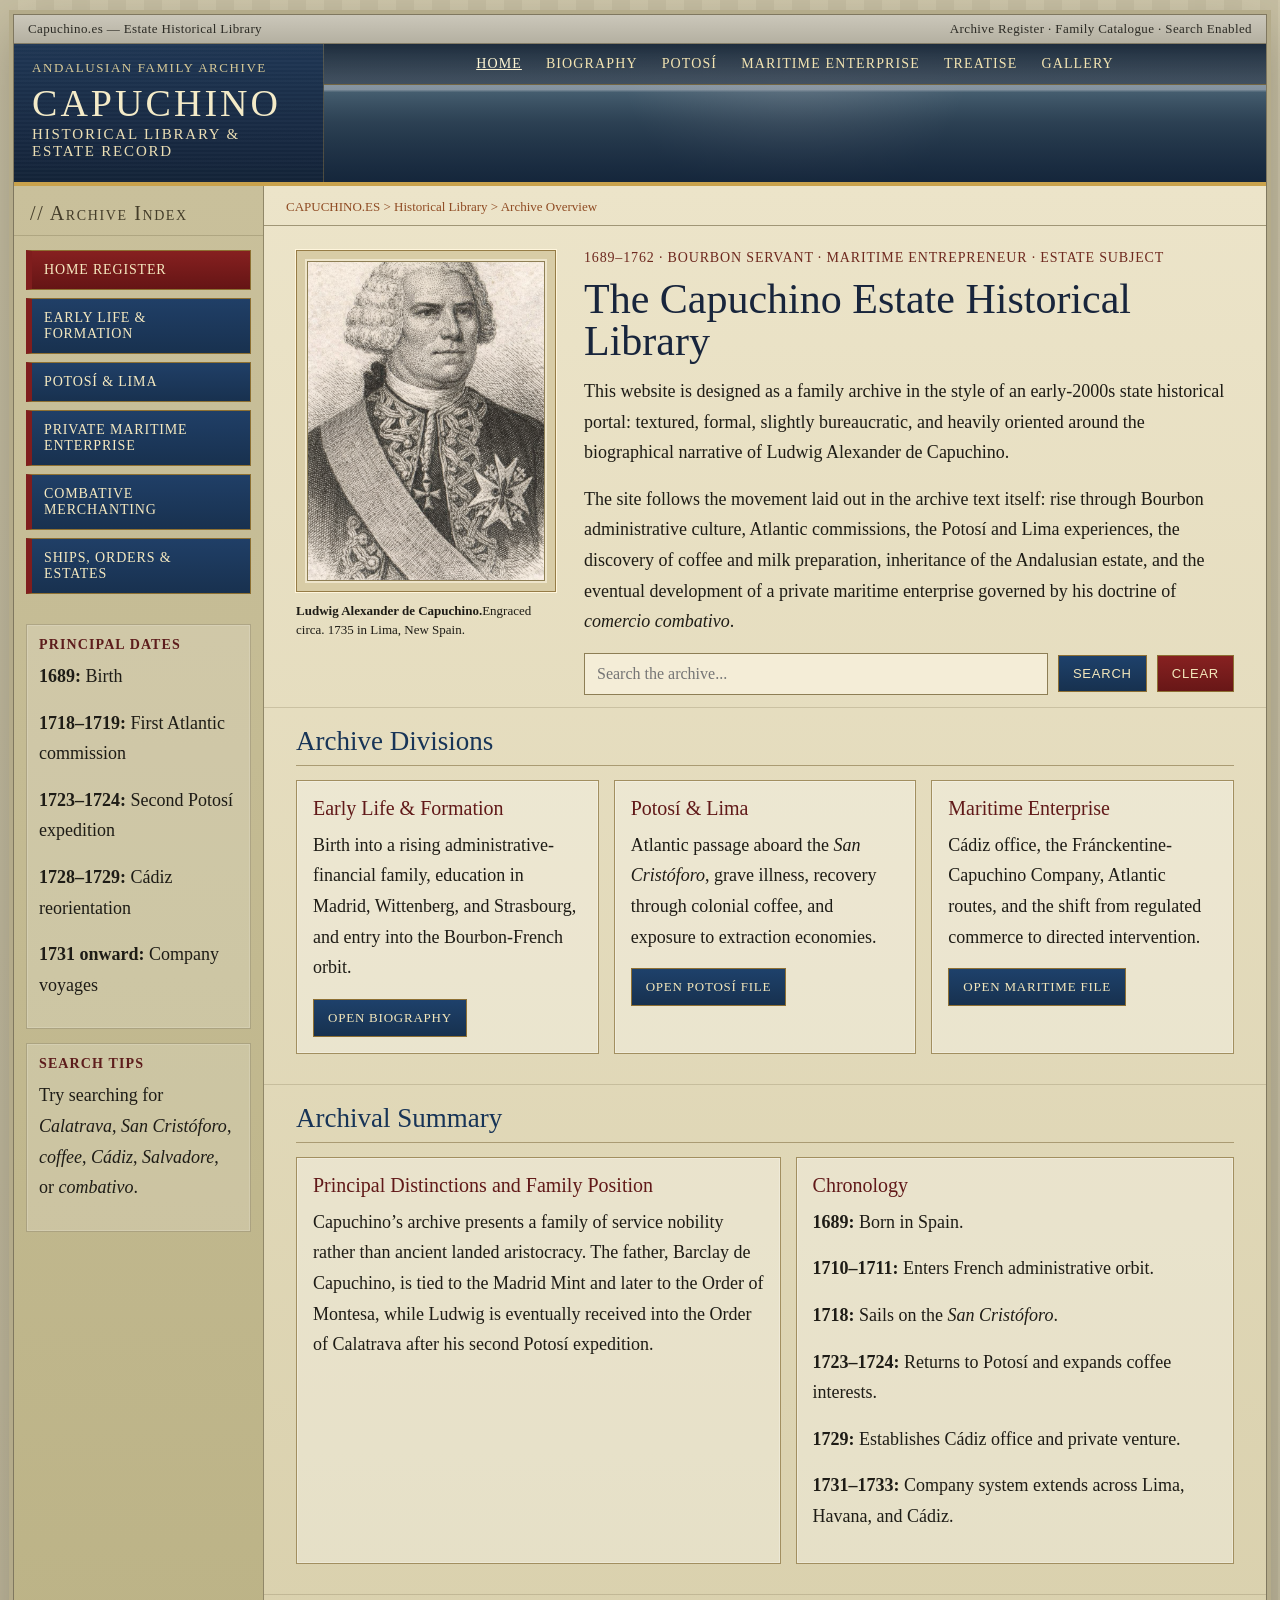
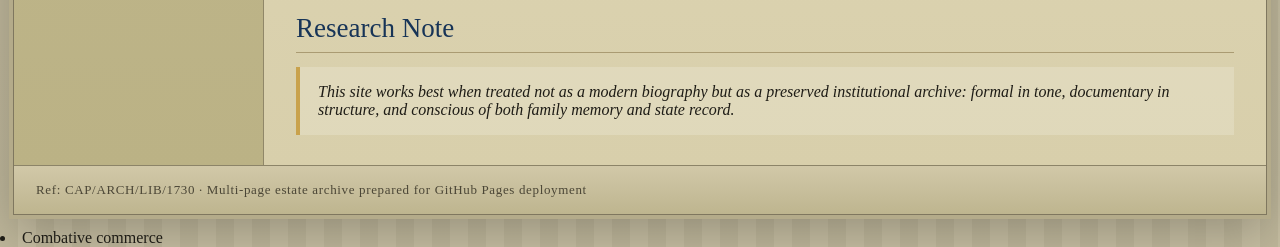
<file: index.html>
<!DOCTYPE html>
<html lang="en">
<head>
  <meta charset="UTF-8">
  <meta name="viewport" content="width=device-width, initial-scale=1.0">
  <title>The Capuchino Estate Archive</title>
  <link rel="stylesheet" href="styles.css">
  <script defer src="search.js"></script>
</head>
<body>
  <div class="site-frame">
    <div class="topbar">
      <div>Capuchino.es — Estate Historical Library</div>
      <div>Archive Register · Family Catalogue · Search Enabled</div>
    </div>

    <header class="masthead">
      <div class="masthead-inner">
        <div class="brand-panel">
          <div class="brand-kicker">Andalusian Family Archive</div>
          <div class="brand-title">CAPUCHINO</div>
          <div class="brand-subtitle">Historical Library & Estate Record</div>
        </div>
        <div class="banner-panel">
          <nav class="topnav">
            <a class="active" href="index.html">Home</a>
            <a href="biography.html">Biography</a>
            <a href="potosi.html">Potosí</a>
            <a href="maritime.html">Maritime Enterprise</a>
            <a href="treatise.html">Treatise</a>
            <a href="gallery.html">Gallery</a>
          </nav>
        </div>
      </div>
    </header>

    <div class="layout">
      <aside class="sidebar">
        <div class="archive-label">// Archive Index</div>
        <nav class="sidebar-nav">
          <a class="active" href="index.html">Home Register</a>
          <a href="biography.html">Early Life & Formation</a>
          <a href="potosi.html">Potosí & Lima</a>
          <a href="maritime.html">Private Maritime Enterprise</a>
          <a href="treatise.html">Combative Merchanting</a>
          <a href="gallery.html">Ships, Orders & Estates</a>
        </nav>

        <div class="sidebar-card">
          <h3>Principal Dates</h3>
          <p><strong>1689:</strong> Birth</p>
          <p><strong>1718–1719:</strong> First Atlantic commission</p>
          <p><strong>1723–1724:</strong> Second Potosí expedition</p>
          <p><strong>1728–1729:</strong> Cádiz reorientation</p>
          <p><strong>1731 onward:</strong> Company voyages</p>
        </div>

        <div class="sidebar-card">
          <h3>Search Tips</h3>
          <p>Try searching for <em>Calatrava</em>, <em>San Cristóforo</em>, <em>coffee</em>, <em>Cádiz</em>, <em>Salvadore</em>, or <em>combativo</em>.</p>
        </div>
      </aside>

      <main class="main">
        <div class="breadcrumb">CAPUCHINO.ES &gt; Historical Library &gt; Archive Overview</div>

        <section class="page-hero">
          <div>
            <div class="portrait-box">
              <img src="images/capuchino.png" alt="Ludwig Alexander de Capuchino">
            </div>
            <div class="caption"><strong>Ludwig Alexander de Capuchino.</strong>Engraced circa. 1735 in Lima, New Spain. </div>
          </div>

          <div>
            <div class="hero-meta">1689–1762 · Bourbon servant · maritime entrepreneur · estate subject</div>
            <h1 class="hero-title">The Capuchino Estate Historical Library</h1>
            <p>This website is designed as a family archive in the style of an early-2000s state historical portal: textured, formal, slightly bureaucratic, and heavily oriented around the biographical narrative of Ludwig Alexander de Capuchino.</p>
            <p>The site follows the movement laid out in the archive text itself: rise through Bourbon administrative culture, Atlantic commissions, the Potosí and Lima experiences, the discovery of coffee and milk preparation, inheritance of the Andalusian estate, and the eventual development of a private maritime enterprise governed by his doctrine of <em>comercio combativo</em>.</p>

            <div class="search-panel-wrapper">
              <form class="search-panel" data-archive-search>
                <input type="search" placeholder="Search the archive...">
                <button type="submit">Search</button>
                <button type="button" class="secondary" onclick="this.form.querySelector('input').value=''; this.closest('.search-panel-wrapper').querySelector('.search-results').classList.remove('visible'); this.closest('.search-panel-wrapper').querySelector('.search-results').innerHTML='';">Clear</button>
              </form>
              <div class="search-results"></div>
            </div>
          </div>
        </section>

        <section class="section">
          <h2>Archive Divisions</h2>
          <div class="card-grid">
            <article class="card">
              <h3>Early Life & Formation</h3>
              <p>Birth into a rising administrative-financial family, education in Madrid, Wittenberg, and Strasbourg, and entry into the Bourbon-French orbit.</p>
              <a class="button" href="biography.html">Open Biography</a>
            </article>
            <article class="card">
              <h3>Potosí & Lima</h3>
              <p>Atlantic passage aboard the <em>San Cristóforo</em>, grave illness, recovery through colonial coffee, and exposure to extraction economies.</p>
              <a class="button" href="potosi.html">Open Potosí File</a>
            </article>
            <article class="card">
              <h3>Maritime Enterprise</h3>
              <p>Cádiz office, the Fránckentine-Capuchino Company, Atlantic routes, and the shift from regulated commerce to directed intervention.</p>
              <a class="button" href="maritime.html">Open Maritime File</a>
            </article>
          </div>
        </section>

        <section class="section">
          <h2>Archival Summary</h2>
          <div class="grid-2">
            <div class="feature-box">
              <h3>Principal Distinctions and Family Position</h3>
              <p>Capuchino’s archive presents a family of service nobility rather than ancient landed aristocracy. The father, Barclay de Capuchino, is tied to the Madrid Mint and later to the Order of Montesa, while Ludwig is eventually received into the Order of Calatrava after his second Potosí expedition.</p>
            </div>
            <div class="timeline-box">
              <h3>Chronology</h3>
              <p><strong>1689:</strong> Born in Spain.</p>
              <p><strong>1710–1711:</strong> Enters French administrative orbit.</p>
              <p><strong>1718:</strong> Sails on the <em>San Cristóforo</em>.</p>
              <p><strong>1723–1724:</strong> Returns to Potosí and expands coffee interests.</p>
              <p><strong>1729:</strong> Establishes Cádiz office and private venture.</p>
              <p><strong>1731–1733:</strong> Company system extends across Lima, Havana, and Cádiz.</p>
            </div>
          </div>
        </section>

        <section class="section">
          <h2>Research Note</h2>
          <blockquote>This site works best when treated not as a modern biography but as a preserved institutional archive: formal in tone, documentary in structure, and conscious of both family memory and state record.</blockquote>
        </section>
      </main>
    </div>

    <footer class="footer">Ref: CAP/ARCH/LIB/1730 · Multi-page estate archive prepared for GitHub Pages deployment</footer>
  </div>
</body>
</html>

<li>Combative commerce</li>
</ul>

</div>

</div>
</body>
</html>
</file>
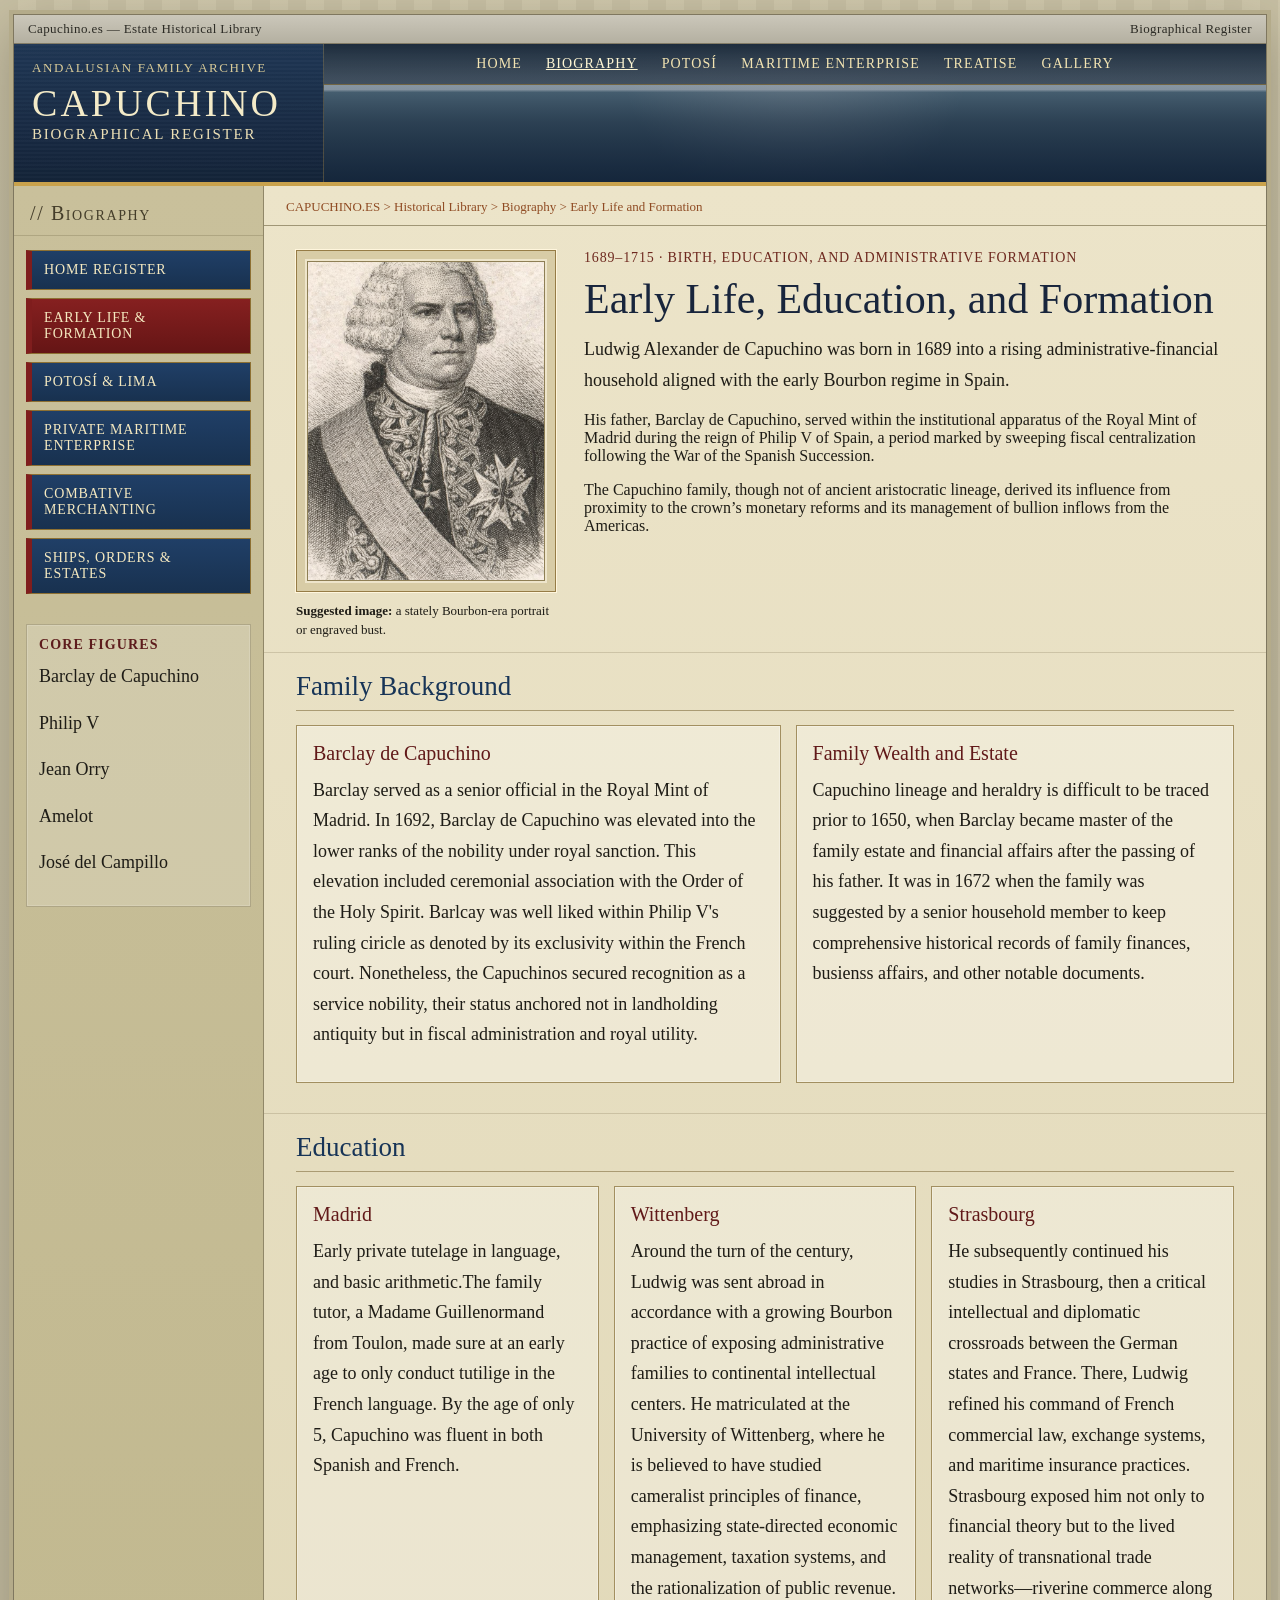
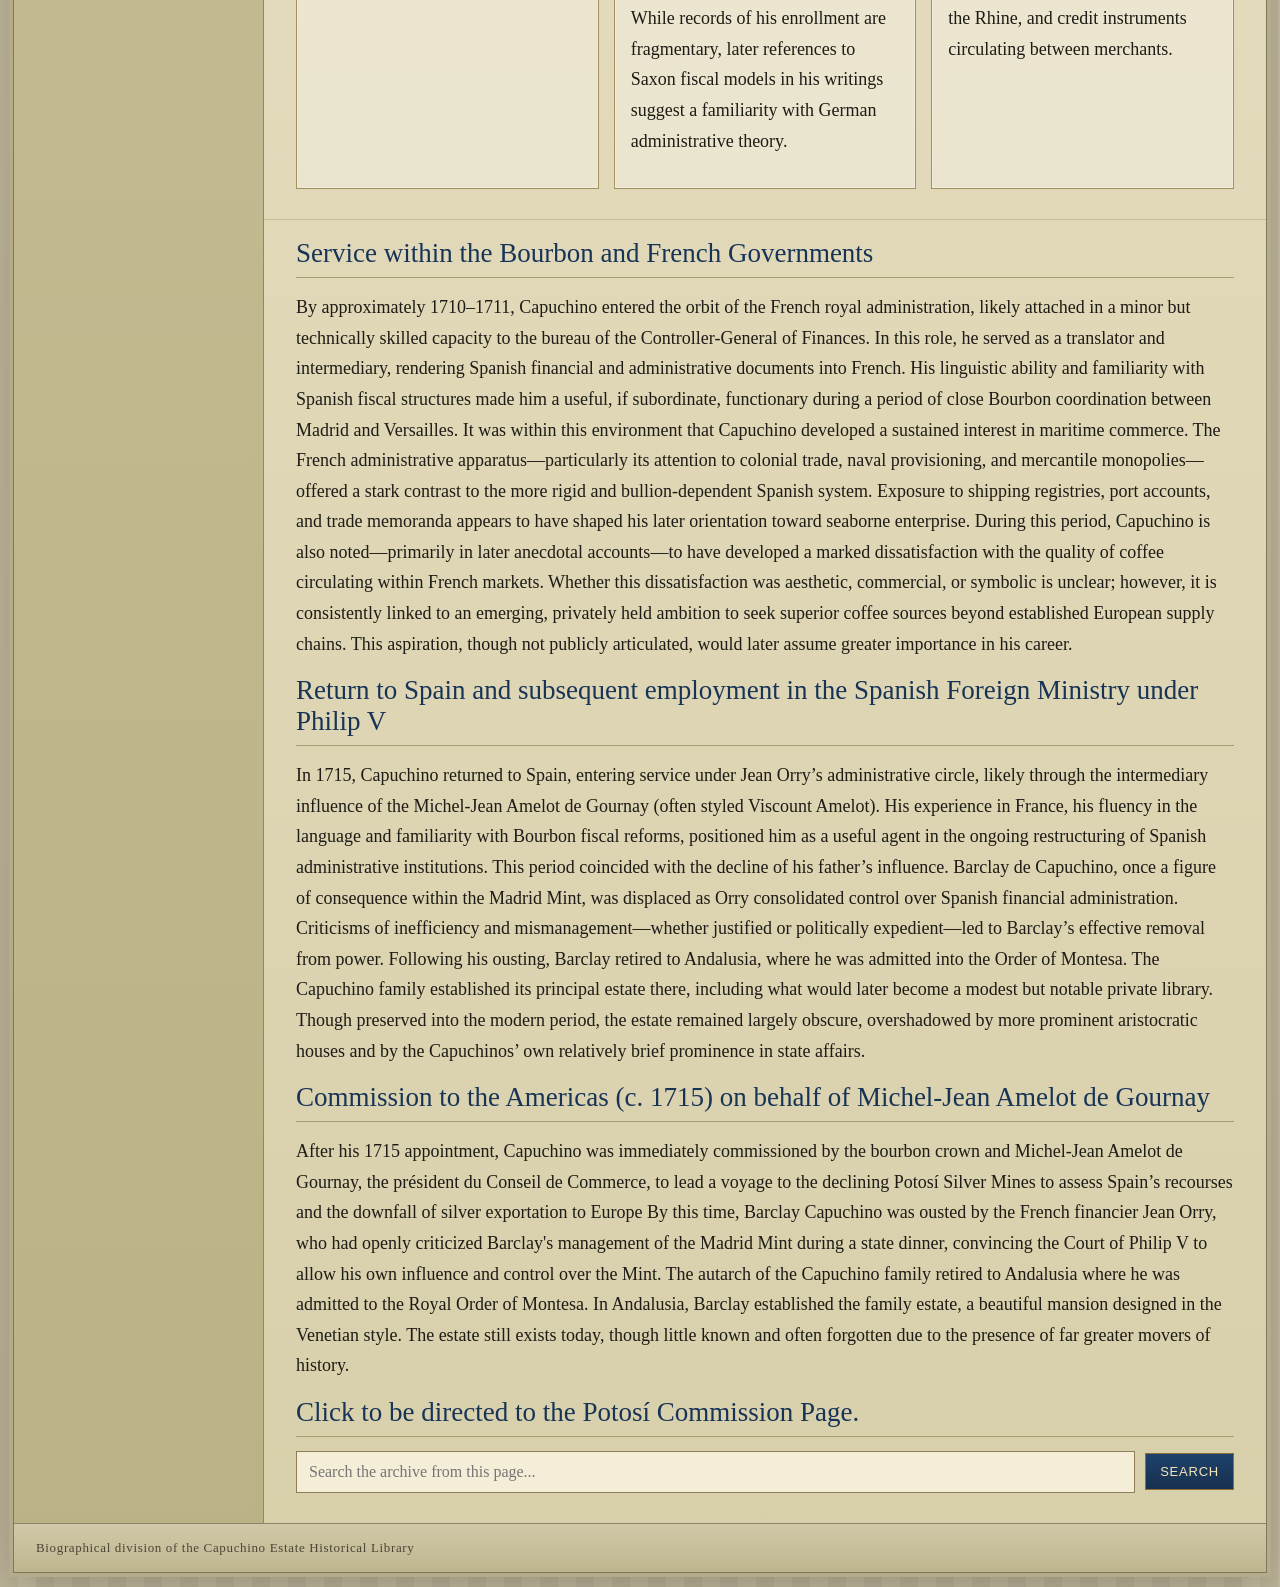
<file: biography.html>
<!DOCTYPE html>
<html lang="en">
<head>
  <meta charset="UTF-8">
  <meta name="viewport" content="width=device-width, initial-scale=1.0">
  <title>Biography · Capuchino Archive</title>
  <link rel="stylesheet" href="styles.css">
  <script defer src="search.js"></script>
</head>
<body>
  <div class="site-frame">
    <div class="topbar"><div>Capuchino.es — Estate Historical Library</div><div>Biographical Register</div></div>
    <header class="masthead">
      <div class="masthead-inner">
        <div class="brand-panel">
          <div class="brand-kicker">Andalusian Family Archive</div>
          <div class="brand-title">CAPUCHINO</div>
          <div class="brand-subtitle">Biographical Register</div>
        </div>
        <div class="banner-panel">
          <nav class="topnav">
            <a href="index.html">Home</a>
            <a class="active" href="biography.html">Biography</a>
            <a href="potosi.html">Potosí</a>
            <a href="maritime.html">Maritime Enterprise</a>
            <a href="treatise.html">Treatise</a>
            <a href="gallery.html">Gallery</a>
          </nav>
        </div>
      </div>
    </header>

    <div class="layout">
      <aside class="sidebar">
        <div class="archive-label">// Biography</div>
        <nav class="sidebar-nav">
          <a href="index.html">Home Register</a>
          <a class="active" href="biography.html">Early Life & Formation</a>
          <a href="potosi.html">Potosí & Lima</a>
          <a href="maritime.html">Private Maritime Enterprise</a>
          <a href="treatise.html">Combative Merchanting</a>
          <a href="gallery.html">Ships, Orders & Estates</a>
        </nav>
        <div class="sidebar-card">
          <h3>Core Figures</h3>
          <p>Barclay de Capuchino</p>
          <p>Philip V</p>
          <p>Jean Orry</p>
          <p>Amelot</p>
          <p>José del Campillo</p>
        </div>
      </aside>

      <main class="main">
        <div class="breadcrumb">CAPUCHINO.ES &gt; Historical Library &gt; Biography &gt; Early Life and Formation</div>
        <section class="page-hero">
          <div>
            <div class="portrait-box">
             <img src="images/capuchino.png" alt="Ludwig Alexander de Capuchino">
            </div>
            <div class="caption"><strong>Suggested image:</strong> a stately Bourbon-era portrait or engraved bust.</div>
          </div>
          <div>
            <div class="hero-meta">1689–1715 · birth, education, and administrative formation</div>
            <h1 class="hero-title">Early Life, Education, and Formation</h1>
            <p>Ludwig Alexander de Capuchino was born in 1689 into a rising administrative-financial household aligned with the early Bourbon regime in Spain. 
              </p>His father, Barclay de Capuchino, served within the institutional apparatus of the Royal Mint of Madrid during the reign of Philip V of Spain, a period marked by sweeping fiscal centralization following the War of the Spanish Succession.
           </p> The Capuchino family, though not of ancient aristocratic lineage, derived its influence from proximity to the crown’s monetary reforms and its management of bullion inflows from the Americas.
          </div>
        </section>

        <section class="section">
          <h2>Family Background</h2>
          <div class="grid-2">
            <div class="feature-box">
              <h3>Barclay de Capuchino</h3>
              <p>Barclay served as a senior official in the Royal Mint of Madrid. In 1692, Barclay de Capuchino was elevated into the lower ranks of the nobility under royal sanction. This elevation included ceremonial association with the Order of the Holy Spirit. Barlcay was well liked within Philip V's ruling ciricle as denoted by its exclusivity within the French court. Nonetheless, the Capuchinos secured recognition as a service nobility, their status anchored not in landholding antiquity but in fiscal administration and royal utility. </p>
            </div>
            <div class="feature-box">
              <h3>Family Wealth and Estate </h3>
              <p>Capuchino lineage and heraldry is difficult to be traced prior to 1650, when Barclay became master of the family estate and financial affairs after the passing of his father. It was in 1672 when the family was suggested by a senior household member to keep comprehensive historical records of family finances, busienss affairs, and other notable documents. </p>
            </div>
          </div>
        </section>

        <section class="section">
          <h2>Education</h2>
          <div class="card-grid">
            <article class="card">
              <h3>Madrid</h3>
              <p>Early private tutelage in language, and basic arithmetic.The family tutor, a Madame Guillenormand from Toulon, made sure at an early age to only conduct tutilige in the French language. By the age of only 5, Capuchino was fluent in both Spanish and French. </p>
            </article>
            <article class="card">
              <h3>Wittenberg</h3>
              <p>Around the turn of the century, Ludwig was sent abroad in accordance with a growing Bourbon practice of exposing administrative families to continental intellectual centers. He matriculated at the University of Wittenberg, where he is believed to have studied cameralist principles of finance, emphasizing state-directed economic management, taxation systems, and the rationalization of public revenue. While records of his enrollment are fragmentary, later references to Saxon fiscal models in his writings suggest a familiarity with German administrative theory.</p>
            </article>
            <article class="card">
              <h3>Strasbourg</h3>
              <p>He subsequently continued his studies in Strasbourg, then a critical intellectual and diplomatic crossroads between the German states and France. There, Ludwig refined his command of French commercial law, exchange systems, and maritime insurance practices. Strasbourg exposed him not only to financial theory but to the lived reality of transnational trade networks—riverine commerce along the Rhine, and credit instruments circulating between merchants.</p>
            </article>
          </div>
        </section>

        <section class="section">
          <h2>Service within the Bourbon and French Governments</h2>
          <p>By approximately 1710–1711, Capuchino entered the orbit of the French royal administration, likely attached in a minor but technically skilled capacity to the bureau of the Controller-General of Finances. In this role, he served as a translator and intermediary, rendering Spanish financial and administrative documents into French. His linguistic ability and familiarity with Spanish fiscal structures made him a useful, if subordinate, functionary during a period of close Bourbon coordination between Madrid and Versailles.
It was within this environment that Capuchino developed a sustained interest in maritime commerce. The French administrative apparatus—particularly its attention to colonial trade, naval provisioning, and mercantile monopolies—offered a stark contrast to the more rigid and bullion-dependent Spanish system. Exposure to shipping registries, port accounts, and trade memoranda appears to have shaped his later orientation toward seaborne enterprise.
During this period, Capuchino is also noted—primarily in later anecdotal accounts—to have developed a marked dissatisfaction with the quality of coffee circulating within French markets. Whether this dissatisfaction was aesthetic, commercial, or symbolic is unclear; however, it is consistently linked to an emerging, privately held ambition to seek superior coffee sources beyond established European supply chains. This aspiration, though not publicly articulated, would later assume greater importance in his career.</p>
          <h2>Return to Spain and subsequent employment in the Spanish Foreign Ministry under Philip V</h2>
          <p>In 1715, Capuchino returned to Spain, entering service under Jean Orry’s administrative circle, likely through the intermediary influence of the Michel-Jean Amelot de Gournay (often styled Viscount Amelot). His experience in France, his fluency in the language and familiarity with Bourbon fiscal reforms, positioned him as a useful agent in the ongoing restructuring of Spanish administrative institutions.
This period coincided with the decline of his father’s influence. Barclay de Capuchino, once a figure of consequence within the Madrid Mint, was displaced as Orry consolidated control over Spanish financial administration. Criticisms of inefficiency and mismanagement—whether justified or politically expedient—led to Barclay’s effective removal from power.
Following his ousting, Barclay retired to Andalusia, where he was admitted into the Order of Montesa. The Capuchino family established its principal estate there, including what would later become a modest but notable private library. Though preserved into the modern period, the estate remained largely obscure, overshadowed by more prominent aristocratic houses and by the Capuchinos’ own relatively brief prominence in state affairs.
</p>
          <h2>Commission to the Americas (c. 1715) on behalf of Michel-Jean Amelot de Gournay</h2>
          <p>After his 1715 appointment, Capuchino was immediately commissioned by the bourbon crown and Michel-Jean Amelot de Gournay, the président du Conseil de Commerce, to lead a voyage to the declining Potosí Silver Mines to assess Spain’s recourses and the downfall of silver exportation to Europe By this time, Barclay Capuchino was ousted by the French financier Jean Orry, who had openly criticized Barclay's management of the Madrid Mint during a state dinner,  convincing the Court of  Philip V to allow his own influence and control over the Mint. The autarch of the Capuchino family retired to Andalusia where he was admitted to the Royal Order of Montesa. In Andalusia, Barclay established the family estate, a beautiful mansion designed in the Venetian style. The estate still exists today, though little known and often forgotten due to the presence of far greater movers of history.</p>
          <h2><a href="potosi.html">Click to be directed to the Potosí Commission Page.</a></h2>
          <div class="search-panel-wrapper">
            <form class="search-panel" data-archive-search>
              <input type="search" placeholder="Search the archive from this page...">
              <button type="submit">Search</button>
            </form>
            <div class="search-results"></div>
          </div>
        </section>
      </main>
    </div>

    <footer class="footer">Biographical division of the Capuchino Estate Historical Library</footer>
  </div>
</body>
</html>
</file>
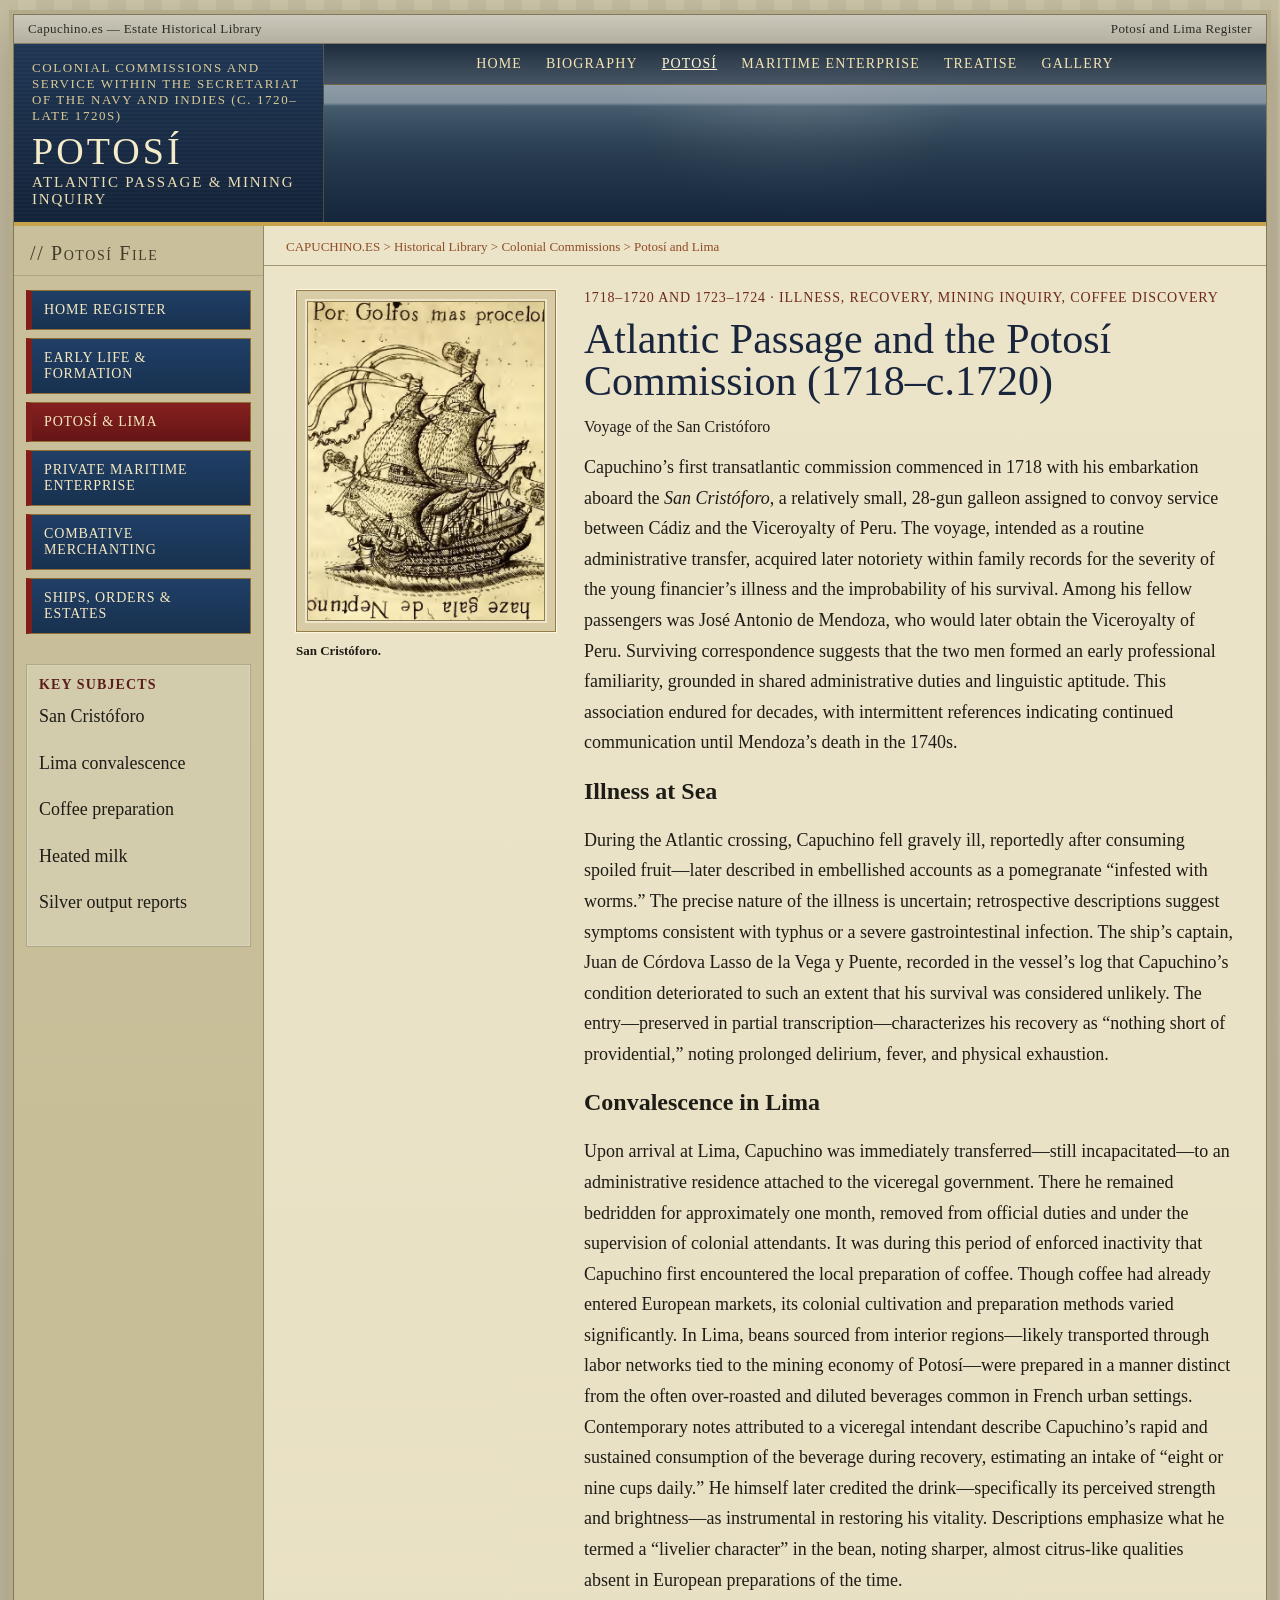
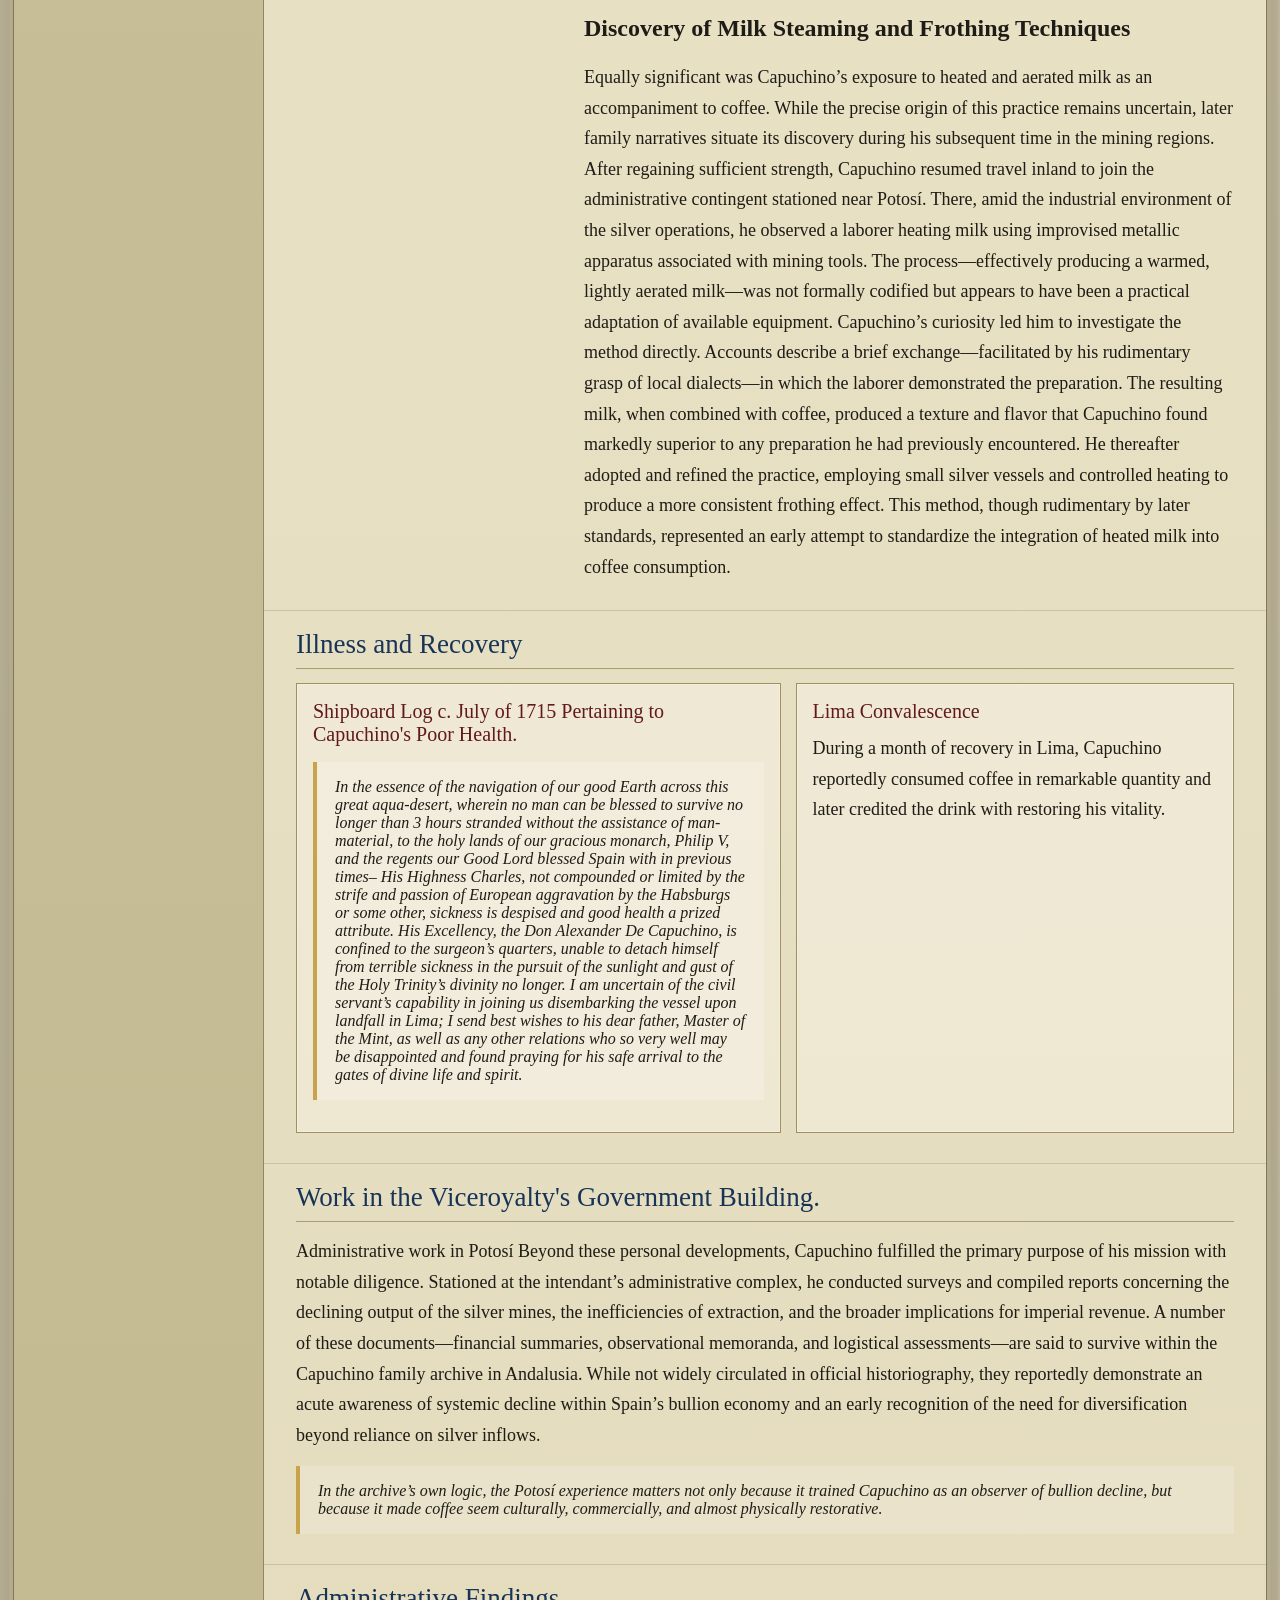
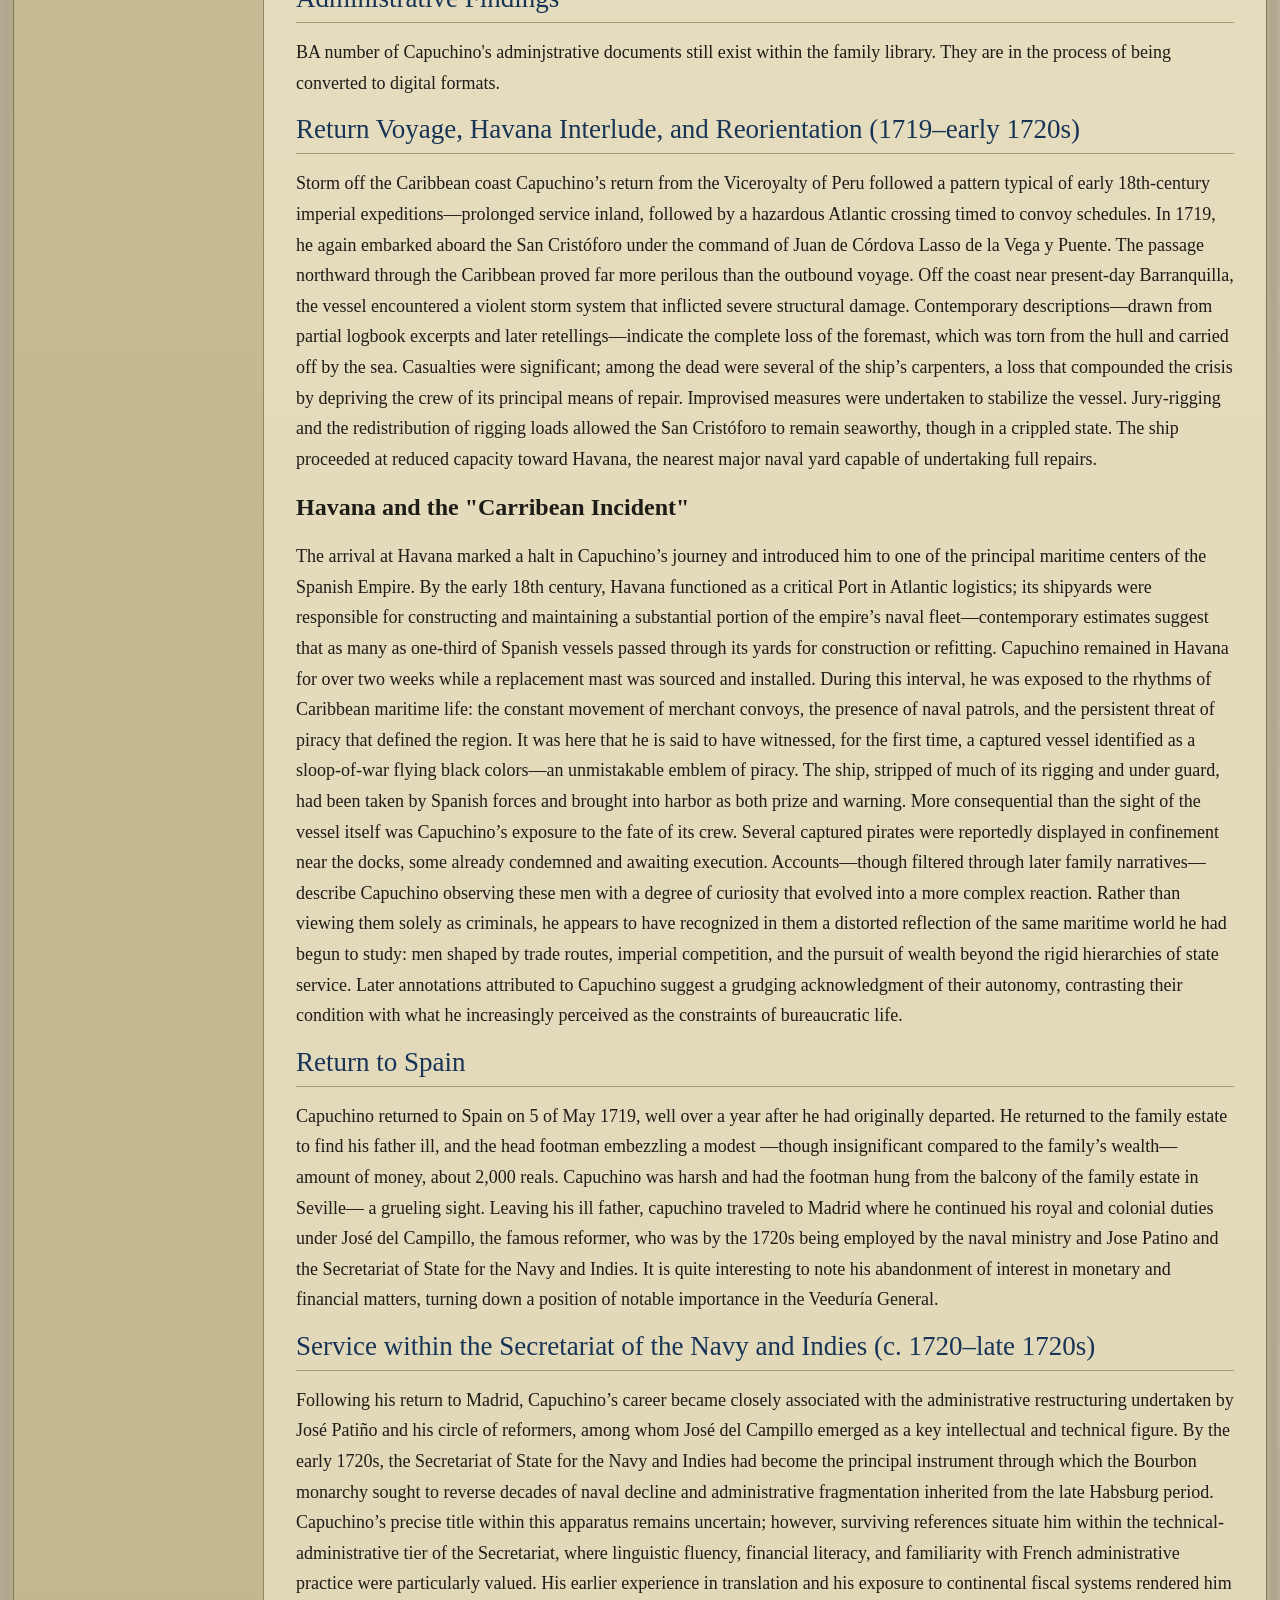
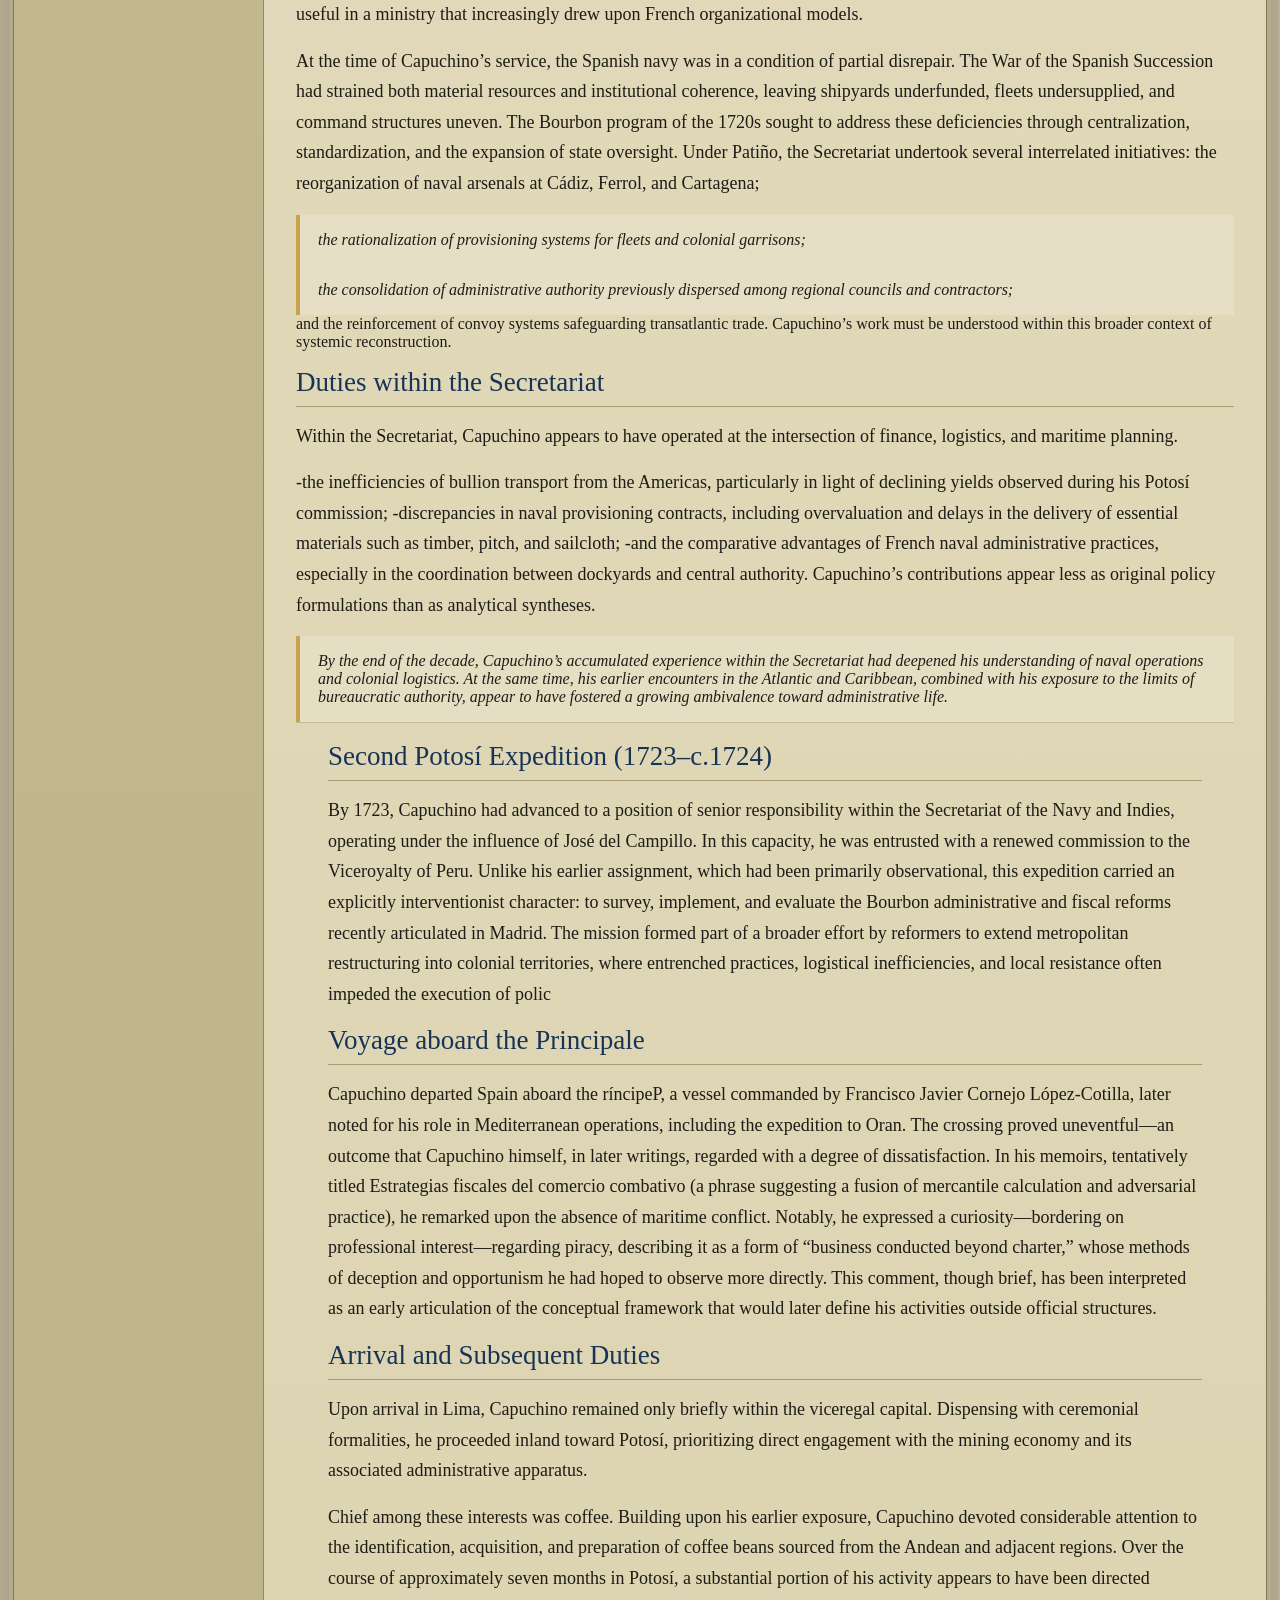
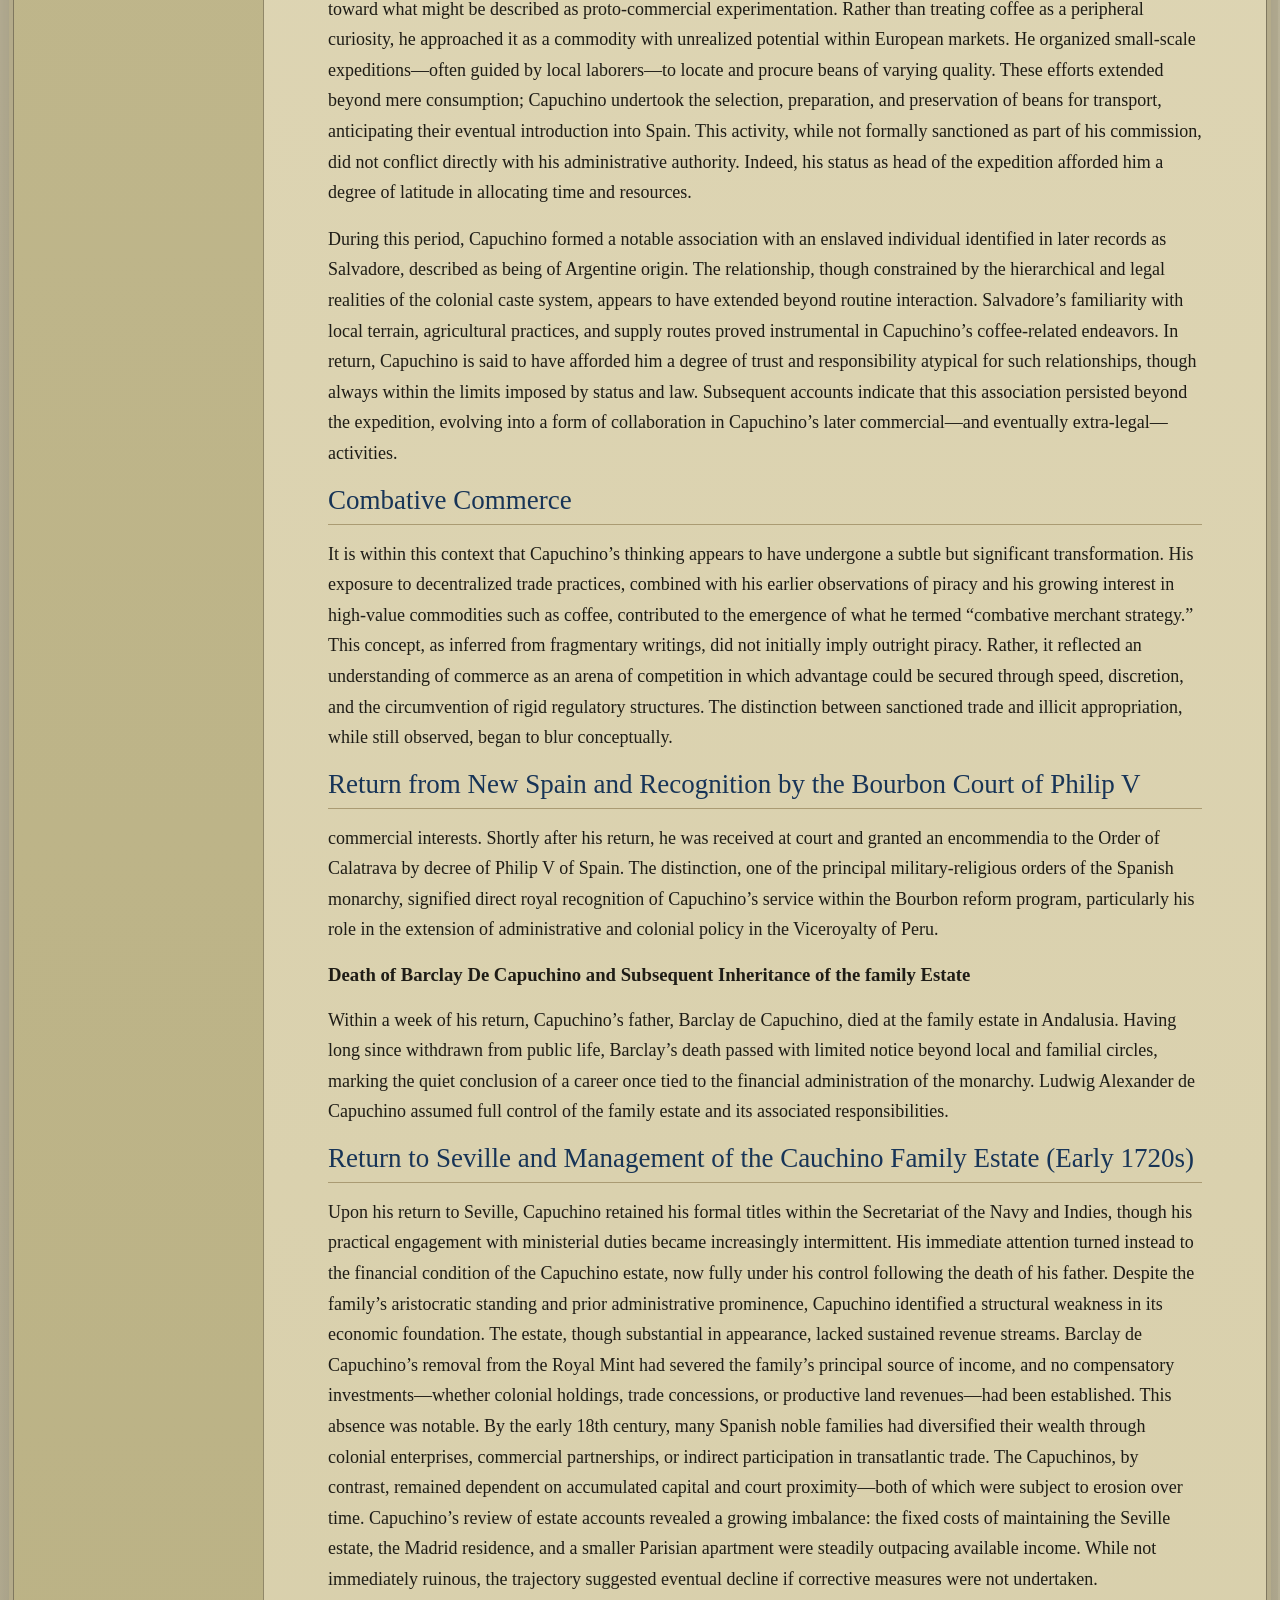
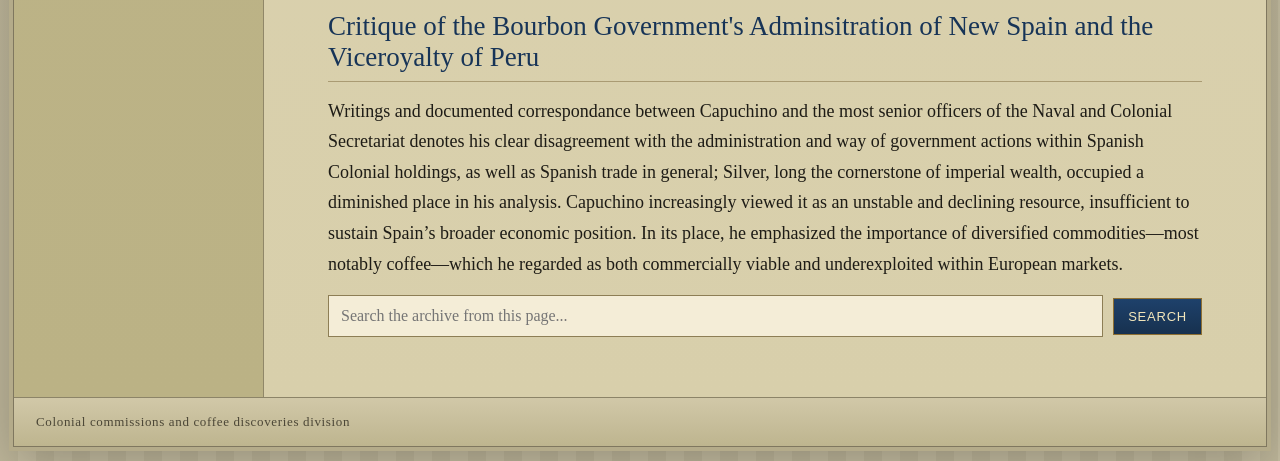
<file: potosi.html>
<!DOCTYPE html>
<html lang="en">
<head>
  <meta charset="UTF-8">
  <meta name="viewport" content="width=device-width, initial-scale=1.0">
  <title>Potosí and Lima · Capuchino Archive</title>
  <link rel="stylesheet" href="styles.css">
  <script defer src="search.js"></script>
</head>
<body>
  <div class="site-frame">
    <div class="topbar"><div>Capuchino.es — Estate Historical Library</div><div>Potosí and Lima Register</div></div>
    <header class="masthead">
      <div class="masthead-inner">
        <div class="brand-panel">
          <div class="brand-kicker">Colonial Commissions and Service within the Secretariat of the Navy and Indies (c. 1720–late 1720s)</div>
          <div class="brand-title">POTOSÍ</div>
          <div class="brand-subtitle">Atlantic Passage & Mining Inquiry</div>
        </div>
        <div class="banner-panel">
          <nav class="topnav">
            <a href="index.html">Home</a>
            <a href="biography.html">Biography</a>
            <a class="active" href="potosi.html">Potosí</a>
            <a href="maritime.html">Maritime Enterprise</a>
            <a href="treatise.html">Treatise</a>
            <a href="gallery.html">Gallery</a>
          </nav>
        </div>
      </div>
    </header>

    <div class="layout">
      <aside class="sidebar">
        <div class="archive-label">// Potosí File</div>
        <nav class="sidebar-nav">
          <a href="index.html">Home Register</a>
          <a href="biography.html">Early Life & Formation</a>
          <a class="active" href="potosi.html">Potosí & Lima</a>
          <a href="maritime.html">Private Maritime Enterprise</a>
          <a href="treatise.html">Combative Merchanting</a>
          <a href="gallery.html">Ships, Orders & Estates</a>
        </nav>
        <div class="sidebar-card">
          <h3>Key Subjects</h3>
          <p>San Cristóforo</p>
          <p>Lima convalescence</p>
          <p>Coffee preparation</p>
          <p>Heated milk</p>
          <p>Silver output reports</p>
        </div>
      </aside>

      <main class="main">
        <div class="breadcrumb">CAPUCHINO.ES &gt; Historical Library &gt; Colonial Commissions &gt; Potosí and Lima</div>
        <section class="page-hero">
          <div>
            <div class="portrait-box">
               <img src="images/14757.png" alt="San Cristoforo">
            </div>
            <div class="caption"><strong>San Cristóforo.</strong> </div>
          </div>
          <div>
            <div class="hero-meta">1718–1720 and 1723–1724 · illness, recovery, mining inquiry, coffee discovery</div>
            <h1 class="hero-title">Atlantic Passage and the Potosí Commission (1718–c.1720)</h1>
          </p>Voyage of the San Cristóforo</p>
            <p>Capuchino’s first transatlantic commission commenced in 1718 with his embarkation aboard the <em>San Cristóforo</em>, a relatively small, 28-gun galleon assigned to convoy service between Cádiz and the Viceroyalty of Peru. The voyage, intended as a routine administrative transfer, acquired later notoriety within family records for the severity of the young financier’s illness and the improbability of his survival.
Among his fellow passengers was José Antonio de Mendoza, who would later obtain the Viceroyalty of Peru. Surviving correspondence suggests that the two men formed an early professional familiarity, grounded in shared administrative duties and linguistic aptitude. This association endured for decades, with intermittent references indicating continued communication until Mendoza’s death in the 1740s.
            <h1>Illness at Sea</h1>
            <p>During the Atlantic crossing, Capuchino fell gravely ill, reportedly after consuming spoiled fruit—later described in embellished accounts as a pomegranate “infested with worms.” The precise nature of the illness is uncertain; retrospective descriptions suggest symptoms consistent with typhus or a severe gastrointestinal infection.
The ship’s captain, Juan de Córdova Lasso de la Vega y Puente, recorded in the vessel’s log that Capuchino’s condition deteriorated to such an extent that his survival was considered unlikely. The entry—preserved in partial transcription—characterizes his recovery as “nothing short of providential,” noting prolonged delirium, fever, and physical exhaustion.</p>
            <h2>Convalescence in Lima</h2>
            <p>Upon arrival at Lima, Capuchino was immediately transferred—still incapacitated—to an administrative residence attached to the viceregal government. There he remained bedridden for approximately one month, removed from official duties and under the supervision of colonial attendants.
It was during this period of enforced inactivity that Capuchino first encountered the local preparation of coffee. Though coffee had already entered European markets, its colonial cultivation and preparation methods varied significantly. In Lima, beans sourced from interior regions—likely transported through labor networks tied to the mining economy of Potosí—were prepared in a manner distinct from the often over-roasted and diluted beverages common in French urban settings.
Contemporary notes attributed to a viceregal intendant describe Capuchino’s rapid and sustained consumption of the beverage during recovery, estimating an intake of “eight or nine cups daily.” He himself later credited the drink—specifically its perceived strength and brightness—as instrumental in restoring his vitality. Descriptions emphasize what he termed a “livelier character” in the bean, noting sharper, almost citrus-like qualities absent in European preparations of the time.</p>
            <h2>Discovery of Milk Steaming and Frothing Techniques</h2>
            <p>Equally significant was Capuchino’s exposure to heated and aerated milk as an accompaniment to coffee. While the precise origin of this practice remains uncertain, later family narratives situate its discovery during his subsequent time in the mining regions.
After regaining sufficient strength, Capuchino resumed travel inland to join the administrative contingent stationed near Potosí. There, amid the industrial environment of the silver operations, he observed a laborer heating milk using improvised metallic apparatus associated with mining tools. The process—effectively producing a warmed, lightly aerated milk—was not formally codified but appears to have been a practical adaptation of available equipment.
Capuchino’s curiosity led him to investigate the method directly. Accounts describe a brief exchange—facilitated by his rudimentary grasp of local dialects—in which the laborer demonstrated the preparation. The resulting milk, when combined with coffee, produced a texture and flavor that Capuchino found markedly superior to any preparation he had previously encountered.
He thereafter adopted and refined the practice, employing small silver vessels and controlled heating to produce a more consistent frothing effect. This method, though rudimentary by later standards, represented an early attempt to standardize the integration of heated milk into coffee consumption.</p>
          </div>
        </section>

        <section class="section">
          <h2>Illness and Recovery</h2>
          <div class="grid-2">
            <div class="feature-box">
              <h3>Shipboard Log c. July of 1715 Pertaining to Capuchino's Poor Health.</h3>
              <p><blockquote>In the essence of the navigation of our good Earth across this great aqua-desert, wherein no man can be blessed to survive no longer than 3 hours stranded without the assistance of man-material, to the holy lands of our gracious monarch, Philip V, and the regents our Good Lord blessed Spain with in previous times– His Highness Charles, not compounded or limited by the strife and passion of European aggravation by the Habsburgs or some other, sickness is despised and good health a prized attribute. His Excellency, the Don Alexander De Capuchino, is confined to the surgeon’s quarters, unable to detach himself from terrible sickness in the pursuit of the sunlight and gust of the Holy Trinity’s divinity no longer. I am uncertain of the civil servant’s capability in joining us disembarking the vessel upon landfall in Lima; I send best wishes to his dear father, Master of the Mint, as well as any other relations who so very well may be disappointed and found praying for his safe arrival to the gates of divine life and spirit.</blockquote> </p>
            </div>
            <div class="feature-box">
              <h3>Lima Convalescence</h3>
              <p>During a month of recovery in Lima, Capuchino reportedly consumed coffee in remarkable quantity and later credited the drink with restoring his vitality.</p>
            </div>
          </div>
        </section>

        <section class="section">
          <h2>Work in the Viceroyalty's Government Building. </h2>
          <p>Administrative work in Potosí
Beyond these personal developments, Capuchino fulfilled the primary purpose of his mission with notable diligence. Stationed at the intendant’s administrative complex, he conducted surveys and compiled reports concerning the declining output of the silver mines, the inefficiencies of extraction, and the broader implications for imperial revenue.
A number of these documents—financial summaries, observational memoranda, and logistical assessments—are said to survive within the Capuchino family archive in Andalusia. While not widely circulated in official historiography, they reportedly demonstrate an acute awareness of systemic decline within Spain’s bullion economy and an early recognition of the need for diversification beyond reliance on silver inflows.</p>
          <blockquote>In the archive’s own logic, the Potosí experience matters not only because it trained Capuchino as an observer of bullion decline, but because it made coffee seem culturally, commercially, and almost physically restorative.</blockquote>
        </section>

        <section class="section">
          <h2>Administrative Findings</h2>
          <p>BA number of Capuchino's adminjstrative documents still exist within the family library. They are in the process of being converted to digital formats. </p>
          <h2>Return Voyage, Havana Interlude, and Reorientation (1719–early 1720s)</h2>
          <p>Storm off the Caribbean coast
Capuchino’s return from the Viceroyalty of Peru followed a pattern typical of early 18th-century imperial expeditions—prolonged service inland, followed by a hazardous Atlantic crossing timed to convoy schedules. In 1719, he again embarked aboard the San Cristóforo under the command of Juan de Córdova Lasso de la Vega y Puente.
The passage northward through the Caribbean proved far more perilous than the outbound voyage. Off the coast near present-day Barranquilla, the vessel encountered a violent storm system that inflicted severe structural damage. Contemporary descriptions—drawn from partial logbook excerpts and later retellings—indicate the complete loss of the foremast, which was torn from the hull and carried off by the sea. Casualties were significant; among the dead were several of the ship’s carpenters, a loss that compounded the crisis by depriving the crew of its principal means of repair.
Improvised measures were undertaken to stabilize the vessel. Jury-rigging and the redistribution of rigging loads allowed the San Cristóforo to remain seaworthy, though in a crippled state. The ship proceeded at reduced capacity toward Havana, the nearest major naval yard capable of undertaking full repairs.</p>
          <h1>Havana and the "Carribean Incident"</h1>
          <p>The arrival at Havana marked a halt in Capuchino’s journey and introduced him to one of the principal maritime centers of the Spanish Empire. By the early 18th century, Havana functioned as a critical Port in Atlantic logistics; its shipyards were responsible for constructing and maintaining a substantial portion of the empire’s naval fleet—contemporary estimates suggest that as many as one-third of Spanish vessels passed through its yards for construction or refitting.
Capuchino remained in Havana for over two weeks while a replacement mast was sourced and installed. During this interval, he was exposed to the rhythms of Caribbean maritime life: the constant movement of merchant convoys, the presence of naval patrols, and the persistent threat of piracy that defined the region.
It was here that he is said to have witnessed, for the first time, a captured vessel identified as a sloop-of-war flying black colors—an unmistakable emblem of piracy. The ship, stripped of much of its rigging and under guard, had been taken by Spanish forces and brought into harbor as both prize and warning.
More consequential than the sight of the vessel itself was Capuchino’s exposure to the fate of its crew. Several captured pirates were reportedly displayed in confinement near the docks, some already condemned and awaiting execution. Accounts—though filtered through later family narratives—describe Capuchino observing these men with a degree of curiosity that evolved into a more complex reaction.
Rather than viewing them solely as criminals, he appears to have recognized in them a distorted reflection of the same maritime world he had begun to study: men shaped by trade routes, imperial competition, and the pursuit of wealth beyond the rigid hierarchies of state service. Later annotations attributed to Capuchino suggest a grudging acknowledgment of their autonomy, contrasting their condition with what he increasingly perceived as the constraints of bureaucratic life.
</p>
          <h2>Return to Spain</h2>
          <p>Capuchino returned to Spain on 5 of May 1719, well over a year after he had originally departed. He returned to the family estate to find his father ill, and the head footman embezzling a modest —though insignificant compared to the family’s wealth— amount of money, about 2,000 reals. Capuchino was harsh and had the footman hung from the balcony of the family estate in Seville— a grueling sight. Leaving his ill father, capuchino traveled to Madrid where he continued his royal and colonial duties under José del Campillo, the famous reformer, who was by the 1720s being employed by the naval ministry and Jose Patino and the Secretariat of State for the Navy and Indies. It is quite interesting to note his abandonment of interest in monetary and financial matters, turning down a position of notable importance in the Veeduría General.</p>
          <h2>Service within the Secretariat of the Navy and Indies (c. 1720–late 1720s)</h2>
          <p>Following his return to Madrid, Capuchino’s career became closely associated with the administrative restructuring undertaken by José Patiño and his circle of reformers, among whom José del Campillo emerged as a key intellectual and technical figure. By the early 1720s, the Secretariat of State for the Navy and Indies had become the principal instrument through which the Bourbon monarchy sought to reverse decades of naval decline and administrative fragmentation inherited from the late Habsburg period.
Capuchino’s precise title within this apparatus remains uncertain; however, surviving references situate him within the technical-administrative tier of the Secretariat, where linguistic fluency, financial literacy, and familiarity with French administrative practice were particularly valued. His earlier experience in translation and his exposure to continental fiscal systems rendered him useful in a ministry that increasingly drew upon French organizational models.
</p>
          <p>At the time of Capuchino’s service, the Spanish navy was in a condition of partial disrepair. The War of the Spanish Succession had strained both material resources and institutional coherence, leaving shipyards underfunded, fleets undersupplied, and command structures uneven. The Bourbon program of the 1720s sought to address these deficiencies through centralization, standardization, and the expansion of state oversight.
Under Patiño, the Secretariat undertook several interrelated initiatives:
the reorganization of naval arsenals at Cádiz, Ferrol, and Cartagena;


<blockquote>the rationalization of provisioning systems for fleets and colonial garrisons;</blockquote>


<blockquote>the consolidation of administrative authority previously dispersed among regional councils and contractors;</blockquote>

<blockaquote>and the reinforcement of convoy systems safeguarding transatlantic trade.</blockaquote>


Capuchino’s work must be understood within this broader context of systemic reconstruction.
</p>
          <h2>Duties within the Secretariat</h2>
          <p>Within the Secretariat, Capuchino appears to have operated at the intersection of finance, logistics, and maritime planning.</p>
          <p>-the inefficiencies of bullion transport from the Americas, particularly in light of declining yields observed during his Potosí commission;


-discrepancies in naval provisioning contracts, including overvaluation and delays in the delivery of essential materials such as timber, pitch, and sailcloth;


-and the comparative advantages of French naval administrative practices, especially in the coordination between dockyards and central authority.


Capuchino’s contributions appear less as original policy formulations than as analytical syntheses.
</p>
          <blockquote>By the end of the decade, Capuchino’s accumulated experience within the Secretariat had deepened his understanding of naval operations and colonial logistics. At the same time, his earlier encounters in the Atlantic and Caribbean, combined with his exposure to the limits of bureaucratic authority, appear to have fostered a growing ambivalence toward administrative life.</blockquote>
          <section class="section">
            <h2>Second Potosí Expedition (1723–c.1724)</h2>
            <p>By 1723, Capuchino had advanced to a position of senior responsibility within the Secretariat of the Navy and Indies, operating under the influence of José del Campillo. In this capacity, he was entrusted with a renewed commission to the Viceroyalty of Peru. Unlike his earlier assignment, which had been primarily observational, this expedition carried an explicitly interventionist character: to survey, implement, and evaluate the Bourbon administrative and fiscal reforms recently articulated in Madrid.
The mission formed part of a broader effort by reformers to extend metropolitan restructuring into colonial territories, where entrenched practices, logistical inefficiencies, and local resistance often impeded the execution of polic
</p>
            <h2>Voyage aboard the <m>Principale</m></h2>
            <p>Capuchino departed Spain aboard the <m>ríncipe</m>P, a vessel commanded by Francisco Javier Cornejo López-Cotilla, later noted for his role in Mediterranean operations, including the expedition to Oran. The crossing proved uneventful—an outcome that Capuchino himself, in later writings, regarded with a degree of dissatisfaction.
In his memoirs, tentatively titled <m>Estrategias fiscales del comercio combativo</m> (a phrase suggesting a fusion of mercantile calculation and adversarial practice), he remarked upon the absence of maritime conflict. Notably, he expressed a curiosity—bordering on professional interest—regarding piracy, describing it as a form of “business conducted beyond charter,” whose methods of deception and opportunism he had hoped to observe more directly. This comment, though brief, has been interpreted as an early articulation of the conceptual framework that would later define his activities outside official structures.
</p>
            <h2>Arrival and Subsequent Duties</h2>
            <p>Upon arrival in Lima, Capuchino remained only briefly within the viceregal capital. Dispensing with ceremonial formalities, he proceeded inland toward Potosí, prioritizing direct engagement with the mining economy and its associated administrative apparatus.
</p>
            <p>Chief among these interests was coffee. Building upon his earlier exposure, Capuchino devoted considerable attention to the identification, acquisition, and preparation of coffee beans sourced from the Andean and adjacent regions. Over the course of approximately seven months in Potosí, a substantial portion of his activity appears to have been directed toward what might be described as proto-commercial experimentation.
Rather than treating coffee as a peripheral curiosity, he approached it as a commodity with unrealized potential within European markets. He organized small-scale expeditions—often guided by local laborers—to locate and procure beans of varying quality. These efforts extended beyond mere consumption; Capuchino undertook the selection, preparation, and preservation of beans for transport, anticipating their eventual introduction into Spain.
This activity, while not formally sanctioned as part of his commission, did not conflict directly with his administrative authority. Indeed, his status as head of the expedition afforded him a degree of latitude in allocating time and resources.
</p>
            <p>During this period, Capuchino formed a notable association with an enslaved individual identified in later records as Salvadore, described as being of Argentine origin. The relationship, though constrained by the hierarchical and legal realities of the colonial caste system, appears to have extended beyond routine interaction.
Salvadore’s familiarity with local terrain, agricultural practices, and supply routes proved instrumental in Capuchino’s coffee-related endeavors. In return, Capuchino is said to have afforded him a degree of trust and responsibility atypical for such relationships, though always within the limits imposed by status and law.
Subsequent accounts indicate that this association persisted beyond the expedition, evolving into a form of collaboration in Capuchino’s later commercial—and eventually extra-legal—activities.
</p>
            <h2>Combative Commerce</h2>
            <p>It is within this context that Capuchino’s thinking appears to have undergone a subtle but significant transformation. His exposure to decentralized trade practices, combined with his earlier observations of piracy and his growing interest in high-value commodities such as coffee, contributed to the emergence of what he termed “combative merchant strategy.”
This concept, as inferred from fragmentary writings, did not initially imply outright piracy. Rather, it reflected an understanding of commerce as an arena of competition in which advantage could be secured through speed, discretion, and the circumvention of rigid regulatory structures. The distinction between sanctioned trade and illicit appropriation, while still observed, began to blur conceptually.
</p>
            <h2>Return from New Spain and Recognition by the Bourbon Court of Philip V</h2>
            <p>commercial interests.
Shortly after his return, he was received at court and granted an encommendia to the Order of Calatrava by decree of Philip V of Spain. The distinction, one of the principal military-religious orders of the Spanish monarchy, signified direct royal recognition of Capuchino’s service within the Bourbon reform program, particularly his role in the extension of administrative and colonial policy in the Viceroyalty of Peru. 
</p>
            <h1>Death of Barclay De Capuchino and Subsequent Inheritance of the family Estate</h1>
            <p>Within a week of his return, Capuchino’s father, Barclay de Capuchino, died at the family estate in Andalusia. Having long since withdrawn from public life, Barclay’s death passed with limited notice beyond local and familial circles, marking the quiet conclusion of a career once tied to the financial administration of the monarchy.
Ludwig Alexander de Capuchino assumed full control of the family estate and its associated responsibilities.</p>
            <h2>Return to Seville and Management of the Cauchino Family Estate (Early 1720s)</h2>
            <p>Upon his return to Seville, Capuchino retained his formal titles within the Secretariat of the Navy and Indies, though his practical engagement with ministerial duties became increasingly intermittent. His immediate attention turned instead to the financial condition of the Capuchino estate, now fully under his control following the death of his father.
Despite the family’s aristocratic standing and prior administrative prominence, Capuchino identified a structural weakness in its economic foundation. The estate, though substantial in appearance, lacked sustained revenue streams. Barclay de Capuchino’s removal from the Royal Mint had severed the family’s principal source of income, and no compensatory investments—whether colonial holdings, trade concessions, or productive land revenues—had been established.
This absence was notable. By the early 18th century, many Spanish noble families had diversified their wealth through colonial enterprises, commercial partnerships, or indirect participation in transatlantic trade. The Capuchinos, by contrast, remained dependent on accumulated capital and court proximity—both of which were subject to erosion over time.
Capuchino’s review of estate accounts revealed a growing imbalance: the fixed costs of maintaining the Seville estate, the Madrid residence, and a smaller Parisian apartment were steadily outpacing available income. While not immediately ruinous, the trajectory suggested eventual decline if corrective measures were not undertaken.</p>
            <h2>Critique of the Bourbon Government's Adminsitration of New Spain and the Viceroyalty of Peru</h2>
            <p>Writings and documented correspondance between Capuchino and the most senior officers of the Naval and Colonial Secretariat denotes his clear disagreement with the administration and way of government actions within Spanish Colonial holdings, as well as Spanish trade in general; Silver, long the cornerstone of imperial wealth, occupied a diminished place in his analysis. Capuchino increasingly viewed it as an unstable and declining resource, insufficient to sustain Spain’s broader economic position. In its place, he emphasized the importance of diversified commodities—most notably coffee—which he regarded as both commercially viable and underexploited within European markets.
</p>
            
            
          <div class="search-panel-wrapper">
            <form class="search-panel" data-archive-search>
              <input type="search" placeholder="Search the archive from this page...">
              <button type="submit">Search</button>
            </form>
            <div class="search-results"></div>
          </div>
        </section>
      </main>
    </div>

    <footer class="footer">Colonial commissions and coffee discoveries division</footer>
  </div>
</body>
</html>
</file>
<file: styles.css>
:root {
  --navy: #18304f;
  --navy-deep: #102136;
  --navy-soft: #274a73;
  --gold: #c9a24c;
  --gold-soft: #e3ca87;
  --red: #7f1d1d;
  --red-deep: #5e1414;
  --parchment: #d8cfab;
  --parchment-light: #ece4c9;
  --olive: #bdb489;
  --olive-deep: #a79f79;
  --ink: #1e1c16;
  --border: #8f8258;
  --shadow: rgba(0,0,0,0.25);
}

* { box-sizing: border-box; }
html { scroll-behavior: smooth; }
body {
  margin: 0;
  font-family: Georgia, "Times New Roman", serif;
  color: var(--ink);
  background:
    linear-gradient(rgba(255,255,255,0.03), rgba(0,0,0,0.03)),
    repeating-linear-gradient(90deg, #c4bc9f 0, #c4bc9f 18px, #ccc4a7 18px, #ccc4a7 36px);
}

a { color: inherit; text-decoration: none; }
p { line-height: 1.7; margin: 0 0 16px; font-size: 18px; }
ul { margin: 0 0 16px 22px; line-height: 1.7; }
img { max-width: 100%; display: block; }

.site-frame {
  width: min(1260px, calc(100vw - 26px));
  margin: 14px auto;
  background: #cfc6a2;
  border: 1px solid #7f775f;
  box-shadow: 0 0 0 4px #b4ab8a, 0 16px 48px var(--shadow);
}

.topbar {
  background: linear-gradient(#cbc7ba, #b4b0a1);
  border-bottom: 1px solid #837c67;
  color: #2b2a24;
  font-size: 13px;
  letter-spacing: 0.03em;
  padding: 6px 14px;
  display: flex;
  justify-content: space-between;
  gap: 16px;
  align-items: center;
}

.masthead {
  background: linear-gradient(var(--navy), var(--navy-deep));
  color: #f4ebc8;
  border-bottom: 4px solid var(--gold);
}

.masthead-inner {
  display: grid;
  grid-template-columns: 310px 1fr;
  min-height: 138px;
}

.brand-panel {
  padding: 16px 18px 14px;
  border-right: 1px solid rgba(201,162,76,0.3);
  background:
    linear-gradient(rgba(255,255,255,0.03), rgba(255,255,255,0.01)),
    repeating-linear-gradient(0deg, rgba(255,255,255,0.02) 0, rgba(255,255,255,0.02) 2px, rgba(0,0,0,0.02) 2px, rgba(0,0,0,0.02) 4px);
}

.brand-kicker {
  font-size: 13px;
  letter-spacing: 0.12em;
  text-transform: uppercase;
  color: #d9cb98;
}

.brand-title {
  margin: 8px 0 4px;
  font-size: 38px;
  letter-spacing: 0.08em;
  font-weight: normal;
  line-height: 1;
}

.brand-subtitle {
  font-size: 15px;
  color: #ecdfb5;
  letter-spacing: 0.12em;
  text-transform: uppercase;
}

.banner-panel {
  position: relative;
  overflow: hidden;
  background: linear-gradient(to bottom, #c7d5dd 0%, #dce8ee 33%, #6f8d9c 35%, #56707f 57%, #42586c 100%);
}

.banner-panel::before {
  content: "";
  position: absolute;
  inset: 0;
  background:
    linear-gradient(to top, rgba(16,33,54,0.9), rgba(16,33,54,0.2)),
    radial-gradient(circle at 50% 0%, rgba(255,255,255,0.34), transparent 36%);
}

.topnav {
  position: absolute;
  inset: 0 0 auto 0;
  z-index: 3;
  display: flex;
  justify-content: center;
  flex-wrap: wrap;
  gap: 24px;
  padding: 12px;
  background: linear-gradient(rgba(15,30,47,0.9), rgba(15,30,47,0.58));
  border-bottom: 1px solid rgba(201,162,76,0.5);
}

.topnav a {
  color: #f3e4b2;
  text-transform: uppercase;
  letter-spacing: 0.08em;
  font-size: 14px;
}

.topnav a.active,
.topnav a:hover { color: #fff7d4; text-decoration: underline; }

.layout {
  display: grid;
  grid-template-columns: 250px 1fr;
  min-height: 900px;
}

.sidebar {
  background:
    linear-gradient(180deg, #c9c09b, #bbb285),
    repeating-linear-gradient(-45deg, rgba(255,255,255,0.06) 0 6px, rgba(0,0,0,0.02) 6px 12px);
  border-right: 1px solid #908768;
  padding-bottom: 28px;
}

.archive-label {
  padding: 16px 16px 10px;
  font-size: 20px;
  color: #443d2a;
  letter-spacing: 0.08em;
  font-variant: small-caps;
  border-bottom: 1px solid rgba(84,74,43,0.22);
}

.sidebar-nav {
  padding: 14px 12px 8px;
}

.sidebar-nav a {
  display: block;
  margin-bottom: 8px;
  padding: 11px 12px;
  background: linear-gradient(#203f67, #18314f);
  color: #f5e9c0;
  border: 1px solid #8d7032;
  border-left: 6px solid var(--red);
  font-size: 14px;
  text-transform: uppercase;
  letter-spacing: 0.06em;
}

.sidebar-nav a.active,
.sidebar-nav a:hover { background: linear-gradient(#862020, #651515); }

.sidebar-card {
  margin: 14px 12px 0;
  padding: 12px;
  background: rgba(255,255,255,0.18);
  border: 1px solid rgba(74,61,31,0.25);
  box-shadow: inset 0 0 0 1px rgba(255,255,255,0.15);
}

.sidebar-card h3 {
  margin: 0 0 8px;
  color: #5d1c1c;
  font-size: 14px;
  text-transform: uppercase;
  letter-spacing: 0.08em;
}

.main {
  background: linear-gradient(var(--parchment-light), var(--parchment));
}

.breadcrumb {
  padding: 13px 22px 10px;
  border-bottom: 1px solid #a09676;
  color: #8f4b23;
  font-size: 13px;
}

.page-hero {
  display: grid;
  grid-template-columns: 260px 1fr;
  gap: 28px;
  padding: 24px 32px 12px;
}

.portrait-box {
  background: #eee5cb;
  border: 1px solid #967c46;
  box-shadow: inset 0 0 0 8px #d8cca6, 0 0 0 1px #fff6dd;
  padding: 10px;
}

.portrait-box img {
  width: 100%;
  height: 320px;
  object-fit: cover;
  border: 1px solid #8e7f55;
  background: #cdbf97;
}

.caption {
  margin-top: 10px;
  font-size: 13px;
  line-height: 1.45;
}

.hero-meta {
  color: #6e291f;
  letter-spacing: 0.06em;
  text-transform: uppercase;
  font-size: 14px;
  margin-bottom: 12px;
}

.hero-title {
  margin: 0 0 14px;
  font-size: 42px;
  line-height: 1;
  font-weight: normal;
  color: #18253c;
}

.section {
  padding: 18px 32px 30px;
  border-top: 1px solid rgba(104,92,61,0.22);
}

.section h2 {
  margin: 0 0 14px;
  font-size: 27px;
  color: #173457;
  font-weight: normal;
  border-bottom: 1px solid #aa9b73;
  padding-bottom: 8px;
}

.grid-2,
.grid-3,
.gallery-grid,
.card-grid {
  display: grid;
  gap: 15px;
}

.grid-2 { grid-template-columns: 1.05fr 0.95fr; }
.grid-3, .card-grid { grid-template-columns: repeat(3, minmax(0, 1fr)); }
.gallery-grid { grid-template-columns: repeat(3, minmax(0, 1fr)); }

.card,
.gallery-card,
.feature-box,
.timeline-box,
.search-results,
.note-box {
  background: rgba(255,255,255,0.3);
  border: 1px solid #a28f60;
  box-shadow: inset 0 0 0 1px rgba(255,255,255,0.28);
}

.card,
.feature-box,
.timeline-box,
.note-box,
.search-results { padding: 16px; }

.card h3,
.feature-box h3,
.timeline-box h3,
.note-box h3 {
  margin: 0 0 10px;
  color: #611919;
  font-weight: normal;
  font-size: 20px;
}

.gallery-card img {
  width: 100%;
  height: 200px;
  object-fit: cover;
  border-bottom: 1px solid #a28f60;
  background: #bfb28c;
}

.gallery-card .gallery-copy { padding: 12px; }
.gallery-card .gallery-copy strong { color: #5f1717; }

.search-panel {
  display: flex;
  gap: 10px;
  align-items: center;
  flex-wrap: wrap;
  margin-top: 14px;
}

.search-panel input {
  flex: 1 1 300px;
  min-width: 260px;
  padding: 11px 12px;
  border: 1px solid #8d7e55;
  background: #f4edd7;
  color: #2c2419;
  font-family: Georgia, serif;
  font-size: 16px;
}

.button,
.search-panel button {
  display: inline-block;
  padding: 10px 14px;
  border: 1px solid #8d6f33;
  background: linear-gradient(#1e416b, #17314f);
  color: #f3e7bb;
  text-transform: uppercase;
  letter-spacing: 0.06em;
  font-size: 13px;
  cursor: pointer;
}

.button.red,
.search-panel button.secondary {
  background: linear-gradient(#872121, #681717);
}

.search-results { display: none; margin-top: 14px; }
.search-results.visible { display: block; }
.search-results ul { margin: 10px 0 0 18px; }
.search-results li { margin-bottom: 10px; }
.search-results a { color: #18304f; text-decoration: underline; }

blockquote {
  margin: 0;
  padding: 16px 18px;
  border-left: 4px solid var(--gold);
  background: rgba(255,255,255,0.18);
  font-style: italic;
}

.footer {
  padding: 16px 22px;
  background: linear-gradient(#d1c8a8, #beb58f);
  border-top: 1px solid #8c8468;
  color: #4b4636;
  font-size: 13px;
  letter-spacing: 0.05em;
}

@media (max-width: 1020px) {
  .layout, .masthead-inner, .page-hero, .grid-2 { grid-template-columns: 1fr; }
  .topnav { position: static; }
}

@media (max-width: 760px) {
  .grid-3, .gallery-grid, .card-grid { grid-template-columns: 1fr; }
  .hero-title { font-size: 34px; }
  p { font-size: 17px; }
}
</file>
